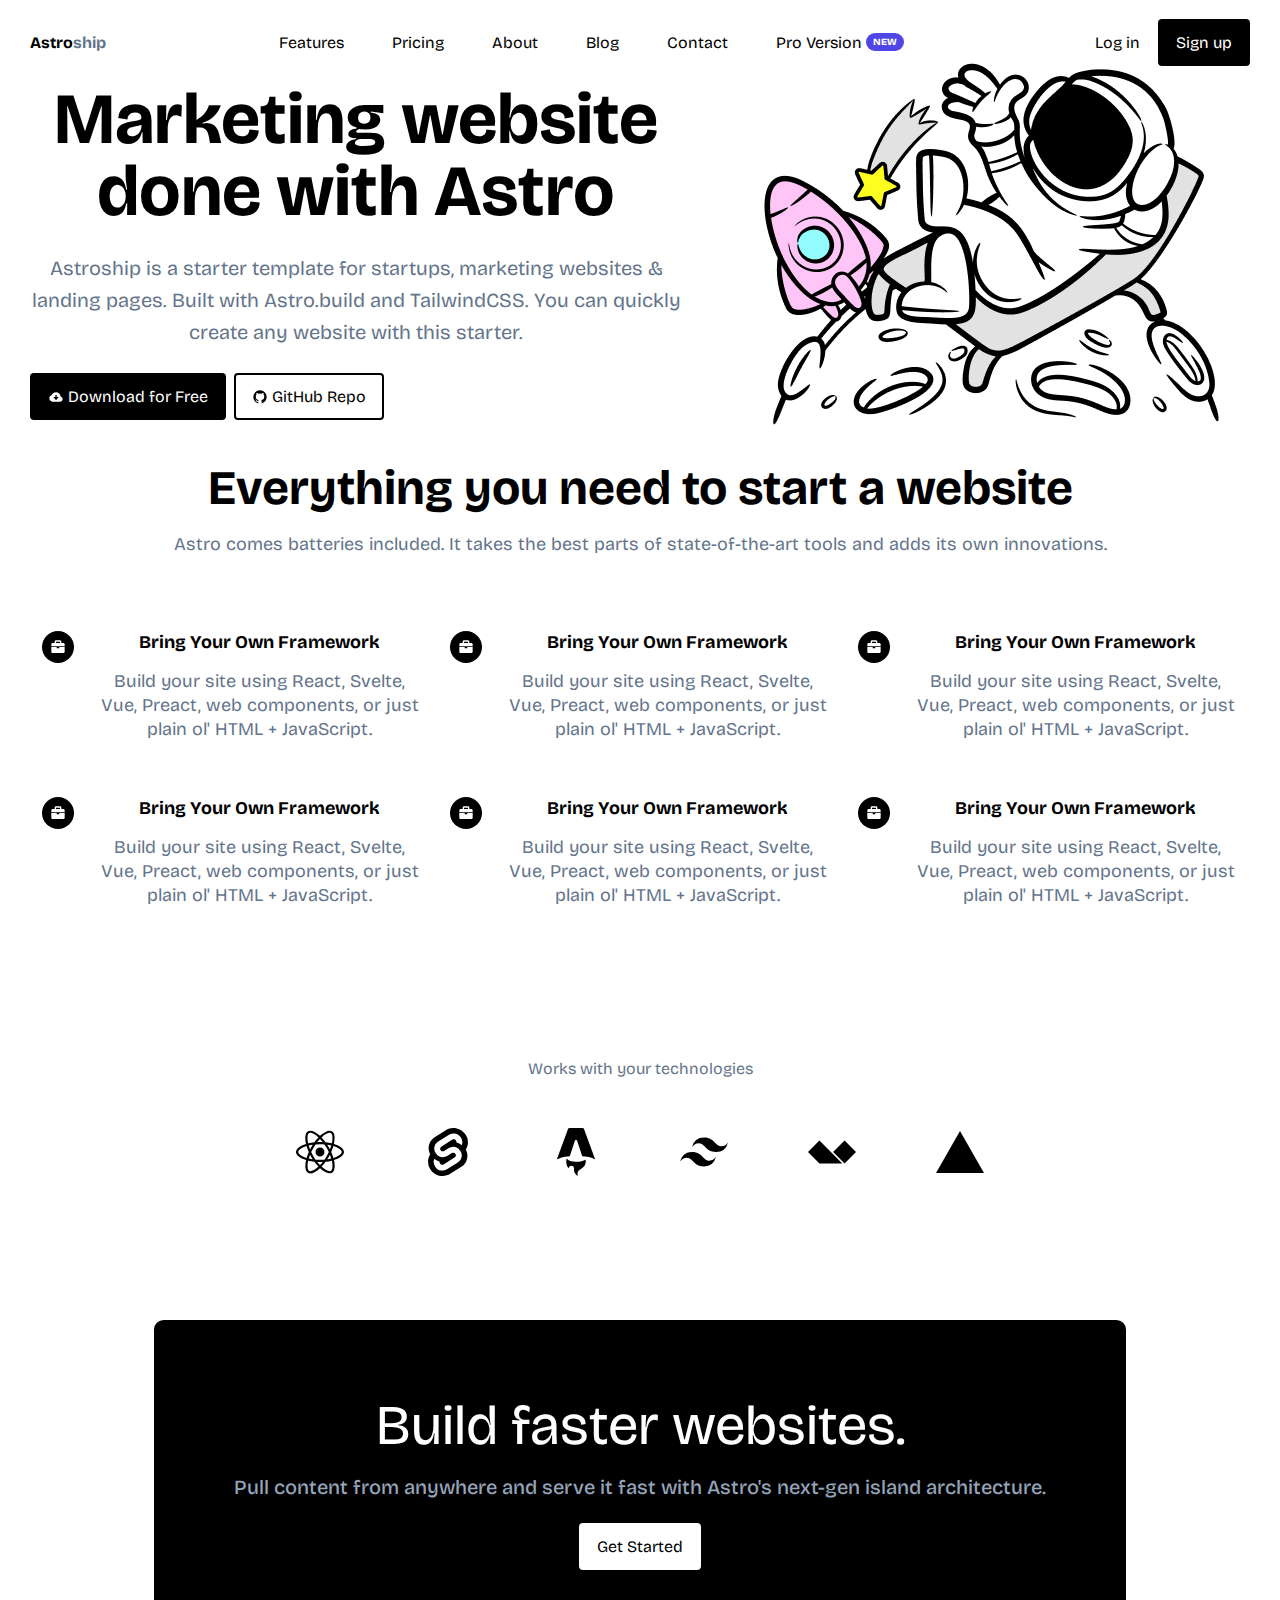
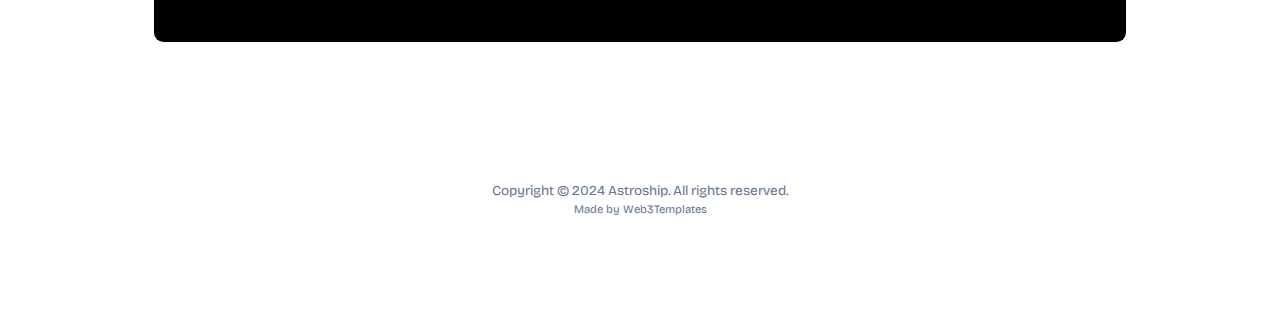
<file: index.html>
<!DOCTYPE html>
<html lang="en">
<head>
    <meta charset="UTF-8">
    <meta name="viewport" content="width=device-width, initial-scale=1.0">
    <title>AstroShip - Homepage</title>
    
    <link rel="stylesheet" href="./css/index.css" />
</head>
<body>
    
    <nav class="wrapper justify-center">
        <div class="container flex items-center">
            <div class="nav__logo">
                <a href="/" class="flex">
                    <span class="nav__logo-left color-primary">Astro</span>
                    <span class="nav__logo-right">ship</span>
                </a>
            </div>
            <div class="nav__menu flex flex-grow justify-center">
                <div class="nav__menu-item">
                    <a href="/features">Features</a>
                </div>
                <div class="nav__menu-item">
                    <a href="/pricing">Pricing</a>
                </div>
                <div class="nav__menu-item">
                    <a href="/about.html">About</a>
                </div>
                <div class="nav__menu-item">
                    <a href="/blog">Blog</a>
                </div>
                <div class="nav__menu-item">
                    <a href="/contact">Contact</a>
                </div>
                <div class="nav__menu-item flex items-center gap-1">
                    <a href="/pro-version">Pro Version</a>
                    <span class="label__new">NEW</span>
                </div>
            </div>
            <div class="nav__actions flex">
                <button class="btn btn-wt">Log in</button>
                <button class="btn btn-bb">Sign up</button>
            </div>
        </div>
    </nav>

    <header class="wrapper section">
        <div class="container flex items-center">
            <div class="hero__left">
                <h1>Marketing website done with Astro</h1>
                <p>Astroship is a starter template for startups, marketing websites & landing pages. Built with Astro.build and TailwindCSS. You can quickly create any website with this starter.</p>
                <div class="hero__left-cta flex gap-2">
                    <button class="btn btn-bb">
                        <svg width="1em" height="1em" viewBox="0 0 24 24" class="text-white w-5 h-5" data-icon="bx:bxs-cloud-download">  <symbol id="ai:bx:bxs-cloud-download"><path d="M18.944 11.112C18.507 7.67 15.56 5 12 5C9.244 5 6.85 6.61 5.757 9.149C3.609 9.792 2 11.82 2 14c0 2.657 2.089 4.815 4.708 4.971V19H17.99v-.003L18 19c2.206 0 4-1.794 4-4a4.008 4.008 0 0 0-3.056-3.888zM8 12h3V9h2v3h3l-4 5l-4-5z"></path></symbol><use xlink:href="#ai:bx:bxs-cloud-download"></use>  </svg>
                        Download for Free
                    </button>
                    <button class="btn btn-wb">
                        <svg width="1em" height="1em" viewBox="0 0 24 24" class="text-black w-4 h-4" data-icon="bx:bxl-github">  <symbol id="ai:bx:bxl-github"><path fill-rule="evenodd" clip-rule="evenodd" d="M12.026 2c-5.509 0-9.974 4.465-9.974 9.974c0 4.406 2.857 8.145 6.821 9.465c.499.09.679-.217.679-.481c0-.237-.008-.865-.011-1.696c-2.775.602-3.361-1.338-3.361-1.338c-.452-1.152-1.107-1.459-1.107-1.459c-.905-.619.069-.605.069-.605c1.002.07 1.527 1.028 1.527 1.028c.89 1.524 2.336 1.084 2.902.829c.091-.645.351-1.085.635-1.334c-2.214-.251-4.542-1.107-4.542-4.93c0-1.087.389-1.979 1.024-2.675c-.101-.253-.446-1.268.099-2.64c0 0 .837-.269 2.742 1.021a9.582 9.582 0 0 1 2.496-.336a9.554 9.554 0 0 1 2.496.336c1.906-1.291 2.742-1.021 2.742-1.021c.545 1.372.203 2.387.099 2.64c.64.696 1.024 1.587 1.024 2.675c0 3.833-2.33 4.675-4.552 4.922c.355.308.675.916.675 1.846c0 1.334-.012 2.41-.012 2.737c0 .267.178.577.687.479C19.146 20.115 22 16.379 22 11.974C22 6.465 17.535 2 12.026 2z"></path></symbol><use xlink:href="#ai:bx:bxl-github"></use>  </svg>
                        GitHub Repo
                    </button>
                </div>
            </div>
            <div class="hero__right">
                <img src="./assets/hero_right.png" alt="Hero section image" />
            </div>
        </div>
    </header>

    <main>
        <section class="wrapper section" id="sec-1">
            <div class="container">
                <div class="sec-1__title">
                    <h2>Everything you need to start a website</h2>
                    <p>Astro comes batteries included. It takes the best parts of state-of-the-art tools and adds its own innovations.</p>
                </div>
                <div class="sec-1__content flex flex-wrap">
                    <div class="card-info flex">
                        <div class="card-info__icon">
                            <div class="card-info__icon-svg">
                                <svg viewBox="0 0 24 24" class="text-white" data-icon="bx:bxs-briefcase">  <symbol id="ai:bx:bxs-briefcase"><path d="M20 6h-3V4c0-1.103-.897-2-2-2H9c-1.103 0-2 .897-2 2v2H4c-1.103 0-2 .897-2 2v3h20V8c0-1.103-.897-2-2-2zM9 4h6v2H9V4zm5 10h-4v-2H2v7c0 1.103.897 2 2 2h16c1.103 0 2-.897 2-2v-7h-8v2z"></path></symbol><use xlink:href="#ai:bx:bxs-briefcase"></use>  </svg>
                            </div>
                        </div>
                        <div class="card-info__content">
                            <h5>Bring Your Own Framework</h5>
                            <p>
                                Build your site using React, Svelte, Vue, Preact, web components, or just plain ol' HTML + JavaScript.
                            </p>
                        </div>
                    </div>
                    <div class="card-info flex">
                        <div class="card-info__icon">
                            <div class="card-info__icon-svg">
                                <svg viewBox="0 0 24 24" class="text-white" data-icon="bx:bxs-briefcase">  <symbol id="ai:bx:bxs-briefcase"><path d="M20 6h-3V4c0-1.103-.897-2-2-2H9c-1.103 0-2 .897-2 2v2H4c-1.103 0-2 .897-2 2v3h20V8c0-1.103-.897-2-2-2zM9 4h6v2H9V4zm5 10h-4v-2H2v7c0 1.103.897 2 2 2h16c1.103 0 2-.897 2-2v-7h-8v2z"></path></symbol><use xlink:href="#ai:bx:bxs-briefcase"></use>  </svg>
                            </div>
                        </div>
                        <div class="card-info__content">
                            <h5>Bring Your Own Framework</h5>
                            <p>
                                Build your site using React, Svelte, Vue, Preact, web components, or just plain ol' HTML + JavaScript.
                            </p>
                        </div>
                    </div>
                    <div class="card-info flex">
                        <div class="card-info__icon">
                            <div class="card-info__icon-svg">
                                <svg viewBox="0 0 24 24" class="text-white" data-icon="bx:bxs-briefcase">  <symbol id="ai:bx:bxs-briefcase"><path d="M20 6h-3V4c0-1.103-.897-2-2-2H9c-1.103 0-2 .897-2 2v2H4c-1.103 0-2 .897-2 2v3h20V8c0-1.103-.897-2-2-2zM9 4h6v2H9V4zm5 10h-4v-2H2v7c0 1.103.897 2 2 2h16c1.103 0 2-.897 2-2v-7h-8v2z"></path></symbol><use xlink:href="#ai:bx:bxs-briefcase"></use>  </svg>
                            </div>
                        </div>
                        <div class="card-info__content">
                            <h5>Bring Your Own Framework</h5>
                            <p>
                                Build your site using React, Svelte, Vue, Preact, web components, or just plain ol' HTML + JavaScript.
                            </p>
                        </div>
                    </div>
                    <div class="card-info flex">
                        <div class="card-info__icon">
                            <div class="card-info__icon-svg">
                                <svg viewBox="0 0 24 24" class="text-white" data-icon="bx:bxs-briefcase">  <symbol id="ai:bx:bxs-briefcase"><path d="M20 6h-3V4c0-1.103-.897-2-2-2H9c-1.103 0-2 .897-2 2v2H4c-1.103 0-2 .897-2 2v3h20V8c0-1.103-.897-2-2-2zM9 4h6v2H9V4zm5 10h-4v-2H2v7c0 1.103.897 2 2 2h16c1.103 0 2-.897 2-2v-7h-8v2z"></path></symbol><use xlink:href="#ai:bx:bxs-briefcase"></use>  </svg>
                            </div>
                        </div>
                        <div class="card-info__content">
                            <h5>Bring Your Own Framework</h5>
                            <p>
                                Build your site using React, Svelte, Vue, Preact, web components, or just plain ol' HTML + JavaScript.
                            </p>
                        </div>
                    </div>
                    <div class="card-info flex">
                        <div class="card-info__icon">
                            <div class="card-info__icon-svg">
                                <svg viewBox="0 0 24 24" class="text-white" data-icon="bx:bxs-briefcase">  <symbol id="ai:bx:bxs-briefcase"><path d="M20 6h-3V4c0-1.103-.897-2-2-2H9c-1.103 0-2 .897-2 2v2H4c-1.103 0-2 .897-2 2v3h20V8c0-1.103-.897-2-2-2zM9 4h6v2H9V4zm5 10h-4v-2H2v7c0 1.103.897 2 2 2h16c1.103 0 2-.897 2-2v-7h-8v2z"></path></symbol><use xlink:href="#ai:bx:bxs-briefcase"></use>  </svg>
                            </div>
                        </div>
                        <div class="card-info__content">
                            <h5>Bring Your Own Framework</h5>
                            <p>
                                Build your site using React, Svelte, Vue, Preact, web components, or just plain ol' HTML + JavaScript.
                            </p>
                        </div>
                    </div>
                    <div class="card-info flex">
                        <div class="card-info__icon">
                            <div class="card-info__icon-svg">
                                <svg viewBox="0 0 24 24" class="text-white" data-icon="bx:bxs-briefcase">  <symbol id="ai:bx:bxs-briefcase"><path d="M20 6h-3V4c0-1.103-.897-2-2-2H9c-1.103 0-2 .897-2 2v2H4c-1.103 0-2 .897-2 2v3h20V8c0-1.103-.897-2-2-2zM9 4h6v2H9V4zm5 10h-4v-2H2v7c0 1.103.897 2 2 2h16c1.103 0 2-.897 2-2v-7h-8v2z"></path></symbol><use xlink:href="#ai:bx:bxs-briefcase"></use>  </svg>
                            </div>
                        </div>
                        <div class="card-info__content">
                            <h5>Bring Your Own Framework</h5>
                            <p>
                                Build your site using React, Svelte, Vue, Preact, web components, or just plain ol' HTML + JavaScript.
                            </p>
                        </div>
                    </div>
                </div>
            </div>
        </section>

        <section class="wrapper section" id="sec-2">
            <div class="container flex flex-col items-center">
                <h4 class="color-secondary font-normal">Works with your technologies</h4>
                <div class="sec-2__logos flex">
                    <div class="sec-2__logos-item">
                        <svg width="1em" height="1em" viewBox="0 0 24 24" class="size-8 md:size-12" data-icon="simple-icons:react">  <symbol id="ai:simple-icons:react"><path d="M14.23 12.004a2.236 2.236 0 0 1-2.235 2.236a2.236 2.236 0 0 1-2.236-2.236a2.236 2.236 0 0 1 2.235-2.236a2.236 2.236 0 0 1 2.236 2.236m2.648-10.69c-1.346 0-3.107.96-4.888 2.622c-1.78-1.653-3.542-2.602-4.887-2.602c-.41 0-.783.093-1.106.278c-1.375.793-1.683 3.264-.973 6.365C1.98 8.917 0 10.42 0 12.004c0 1.59 1.99 3.097 5.043 4.03c-.704 3.113-.39 5.588.988 6.38c.32.187.69.275 1.102.275c1.345 0 3.107-.96 4.888-2.624c1.78 1.654 3.542 2.603 4.887 2.603c.41 0 .783-.09 1.106-.275c1.374-.792 1.683-3.263.973-6.365C22.02 15.096 24 13.59 24 12.004c0-1.59-1.99-3.097-5.043-4.032c.704-3.11.39-5.587-.988-6.38a2.17 2.17 0 0 0-1.092-.278zm-.005 1.09v.006c.225 0 .406.044.558.127c.666.382.955 1.835.73 3.704c-.054.46-.142.945-.25 1.44a23.5 23.5 0 0 0-3.107-.534A24 24 0 0 0 12.769 4.7c1.592-1.48 3.087-2.292 4.105-2.295zm-9.77.02c1.012 0 2.514.808 4.11 2.28c-.686.72-1.37 1.537-2.02 2.442a23 23 0 0 0-3.113.538a15 15 0 0 1-.254-1.42c-.23-1.868.054-3.32.714-3.707c.19-.09.4-.127.563-.132zm4.882 3.05q.684.704 1.36 1.564c-.44-.02-.89-.034-1.345-.034q-.691-.001-1.36.034c.44-.572.895-1.096 1.345-1.565zM12 8.1c.74 0 1.477.034 2.202.093q.61.874 1.183 1.86q.557.961 1.018 1.946c-.308.655-.646 1.31-1.013 1.95c-.38.66-.773 1.288-1.18 1.87a25.6 25.6 0 0 1-4.412.005a27 27 0 0 1-1.183-1.86q-.557-.961-1.018-1.946a25 25 0 0 1 1.013-1.954c.38-.66.773-1.286 1.18-1.868A25 25 0 0 1 12 8.098zm-3.635.254c-.24.377-.48.763-.704 1.16q-.336.585-.635 1.174c-.265-.656-.49-1.31-.676-1.947c.64-.15 1.315-.283 2.015-.386zm7.26 0q1.044.153 2.006.387c-.18.632-.405 1.282-.66 1.933a26 26 0 0 0-1.345-2.32zm3.063.675q.727.226 1.375.498c1.732.74 2.852 1.708 2.852 2.476c-.005.768-1.125 1.74-2.857 2.475c-.42.18-.88.342-1.355.493a24 24 0 0 0-1.1-2.98c.45-1.017.81-2.01 1.085-2.964zm-13.395.004c.278.96.645 1.957 1.1 2.98a23 23 0 0 0-1.086 2.964c-.484-.15-.944-.318-1.37-.5c-1.732-.737-2.852-1.706-2.852-2.474s1.12-1.742 2.852-2.476c.42-.18.88-.342 1.356-.494m11.678 4.28c.265.657.49 1.312.676 1.948c-.64.157-1.316.29-2.016.39a26 26 0 0 0 1.341-2.338zm-9.945.02c.2.392.41.783.64 1.175q.345.586.705 1.143a22 22 0 0 1-2.006-.386c.18-.63.406-1.282.66-1.933zM17.92 16.32c.112.493.2.968.254 1.423c.23 1.868-.054 3.32-.714 3.708c-.147.09-.338.128-.563.128c-1.012 0-2.514-.807-4.11-2.28c.686-.72 1.37-1.536 2.02-2.44c1.107-.118 2.154-.3 3.113-.54zm-11.83.01c.96.234 2.006.415 3.107.532c.66.905 1.345 1.727 2.035 2.446c-1.595 1.483-3.092 2.295-4.11 2.295a1.2 1.2 0 0 1-.553-.132c-.666-.38-.955-1.834-.73-3.703c.054-.46.142-.944.25-1.438zm4.56.64q.661.032 1.345.034q.691.001 1.36-.034c-.44.572-.895 1.095-1.345 1.565q-.684-.706-1.36-1.565"></path></symbol><use xlink:href="#ai:simple-icons:react"></use>  </svg>
                    </div>
                    <div class="sec-2__logos-item">
                        <svg width="1em" height="1em" viewBox="0 0 24 24" class="size-8 md:size-12" data-icon="simple-icons:svelte">  <symbol id="ai:simple-icons:svelte"><path d="M10.354 21.125a4.44 4.44 0 0 1-4.765-1.767a4.1 4.1 0 0 1-.703-3.107a4 4 0 0 1 .134-.522l.105-.321l.287.21a7.2 7.2 0 0 0 2.186 1.092l.208.063l-.02.208a1.25 1.25 0 0 0 .226.83a1.34 1.34 0 0 0 1.435.533a1.2 1.2 0 0 0 .343-.15l5.59-3.562a1.16 1.16 0 0 0 .524-.778a1.24 1.24 0 0 0-.211-.937a1.34 1.34 0 0 0-1.435-.533a1.2 1.2 0 0 0-.343.15l-2.133 1.36a4 4 0 0 1-1.135.499a4.44 4.44 0 0 1-4.765-1.766a4.1 4.1 0 0 1-.702-3.108a3.86 3.86 0 0 1 1.742-2.582l5.589-3.563a4 4 0 0 1 1.135-.499a4.44 4.44 0 0 1 4.765 1.767a4.1 4.1 0 0 1 .703 3.107a4 4 0 0 1-.134.522l-.105.321l-.286-.21a7.2 7.2 0 0 0-2.187-1.093l-.208-.063l.02-.207a1.25 1.25 0 0 0-.226-.831a1.34 1.34 0 0 0-1.435-.532a1.2 1.2 0 0 0-.343.15L8.62 9.368a1.16 1.16 0 0 0-.524.778a1.24 1.24 0 0 0 .211.937a1.34 1.34 0 0 0 1.435.533a1.2 1.2 0 0 0 .344-.151l2.132-1.36a4 4 0 0 1 1.135-.498a4.44 4.44 0 0 1 4.765 1.766a4.1 4.1 0 0 1 .702 3.108a3.86 3.86 0 0 1-1.742 2.583l-5.589 3.562a4 4 0 0 1-1.135.499m10.358-17.95C18.484-.015 14.082-.96 10.9 1.068L5.31 4.63a6.4 6.4 0 0 0-2.896 4.295a6.75 6.75 0 0 0 .666 4.336a6.4 6.4 0 0 0-.96 2.396a6.83 6.83 0 0 0 1.168 5.167c2.229 3.19 6.63 4.135 9.812 2.108l5.59-3.562a6.4 6.4 0 0 0 2.896-4.295a6.76 6.76 0 0 0-.665-4.336a6.4 6.4 0 0 0 .958-2.396a6.83 6.83 0 0 0-1.167-5.168"></path></symbol><use xlink:href="#ai:simple-icons:svelte"></use>  </svg>
                    </div>
                    <div class="sec-2__logos-item">
                        <svg width="1em" height="1em" viewBox="0 0 24 24" class="size-8 md:size-12" data-icon="simple-icons:astro">  <symbol id="ai:simple-icons:astro"><path d="M8.358 20.162c-1.186-1.07-1.532-3.316-1.038-4.944c.856 1.026 2.043 1.352 3.272 1.535c1.897.283 3.76.177 5.522-.678c.202-.098.388-.229.608-.36c.166.473.209.95.151 1.437c-.14 1.185-.738 2.1-1.688 2.794c-.38.277-.782.525-1.175.787c-1.205.804-1.531 1.747-1.078 3.119l.044.148a3.16 3.16 0 0 1-1.407-1.188a3.3 3.3 0 0 1-.544-1.815c-.004-.32-.004-.642-.048-.958c-.106-.769-.472-1.113-1.161-1.133c-.707-.02-1.267.411-1.415 1.09c-.012.053-.028.104-.045.165zm-5.961-4.445s3.24-1.575 6.49-1.575l2.451-7.565c.092-.366.36-.614.662-.614s.57.248.662.614l2.45 7.565c3.85 0 6.491 1.575 6.491 1.575L16.088.727C15.93.285 15.663 0 15.303 0H8.697c-.36 0-.615.285-.784.727z"></path></symbol><use xlink:href="#ai:simple-icons:astro"></use>  </svg>
                    </div>
                    <div class="sec-2__logos-item">
                        <svg width="1em" height="1em" viewBox="0 0 24 24" class="size-8 md:size-16" data-icon="simple-icons:tailwindcss">  <symbol id="ai:simple-icons:tailwindcss"><path d="M12.001 4.8q-4.8 0-6 4.8q1.8-2.4 4.2-1.8c.913.228 1.565.89 2.288 1.624C13.666 10.618 15.027 12 18.001 12q4.8 0 6-4.8q-1.8 2.4-4.2 1.8c-.913-.228-1.565-.89-2.288-1.624C16.337 6.182 14.976 4.8 12.001 4.8m-6 7.2q-4.8 0-6 4.8q1.8-2.4 4.2-1.8c.913.228 1.565.89 2.288 1.624c1.177 1.194 2.538 2.576 5.512 2.576q4.8 0 6-4.8q-1.8 2.4-4.2 1.8c-.913-.228-1.565-.89-2.288-1.624C10.337 13.382 8.976 12 6.001 12"></path></symbol><use xlink:href="#ai:simple-icons:tailwindcss"></use>  </svg>
                    </div>
                    <div class="sec-2__logos-item">
                        <svg width="1em" height="1em" viewBox="0 0 24 24" class="size-8 md:size-16" data-icon="simple-icons:alpinedotjs">  <symbol id="ai:simple-icons:alpinedotjs"><path d="m24 12l-5.72 5.746l-5.724-5.741l5.724-5.75zM5.72 6.254L0 12l5.72 5.746h11.44z"></path></symbol><use xlink:href="#ai:simple-icons:alpinedotjs"></use>  </svg>
                    </div>
                    <div class="sec-2__logos-item">
                        <svg width="1em" height="1em" viewBox="0 0 24 24" class="size-8 md:size-12" data-icon="simple-icons:vercel">  <symbol id="ai:simple-icons:vercel"><path d="M24 22.525H0l12-21.05z"></path></symbol><use xlink:href="#ai:simple-icons:vercel"></use>  </svg>
                    </div>
                </div>
            </div>
        </section>

        <section class="wrapper section" id="sec-3">
            <div class="container flex justify-center">
                <div class="sec-3__banner bg-primary flex flex-col items-center">
                    <h2 class="color-white font-normal">Build faster websites.</h2>
                    <p>Pull content from anywhere and serve it fast with Astro's next-gen island architecture.</p>
                    <button class="btn btn-ww">Get Started</button>
                </div>
            </div>
        </section>
    </main>

    <footer class="wrapper section">
        <div class="container flex flex-col items-center">
            <p class="footer__top">Copyright © 2024 Astroship. All rights reserved.</p>
            <p class="footer__bottom">Made by <a href="/">Web3Templates</a></p>
        </div>
    </footer>

</body>
</html>
</file>
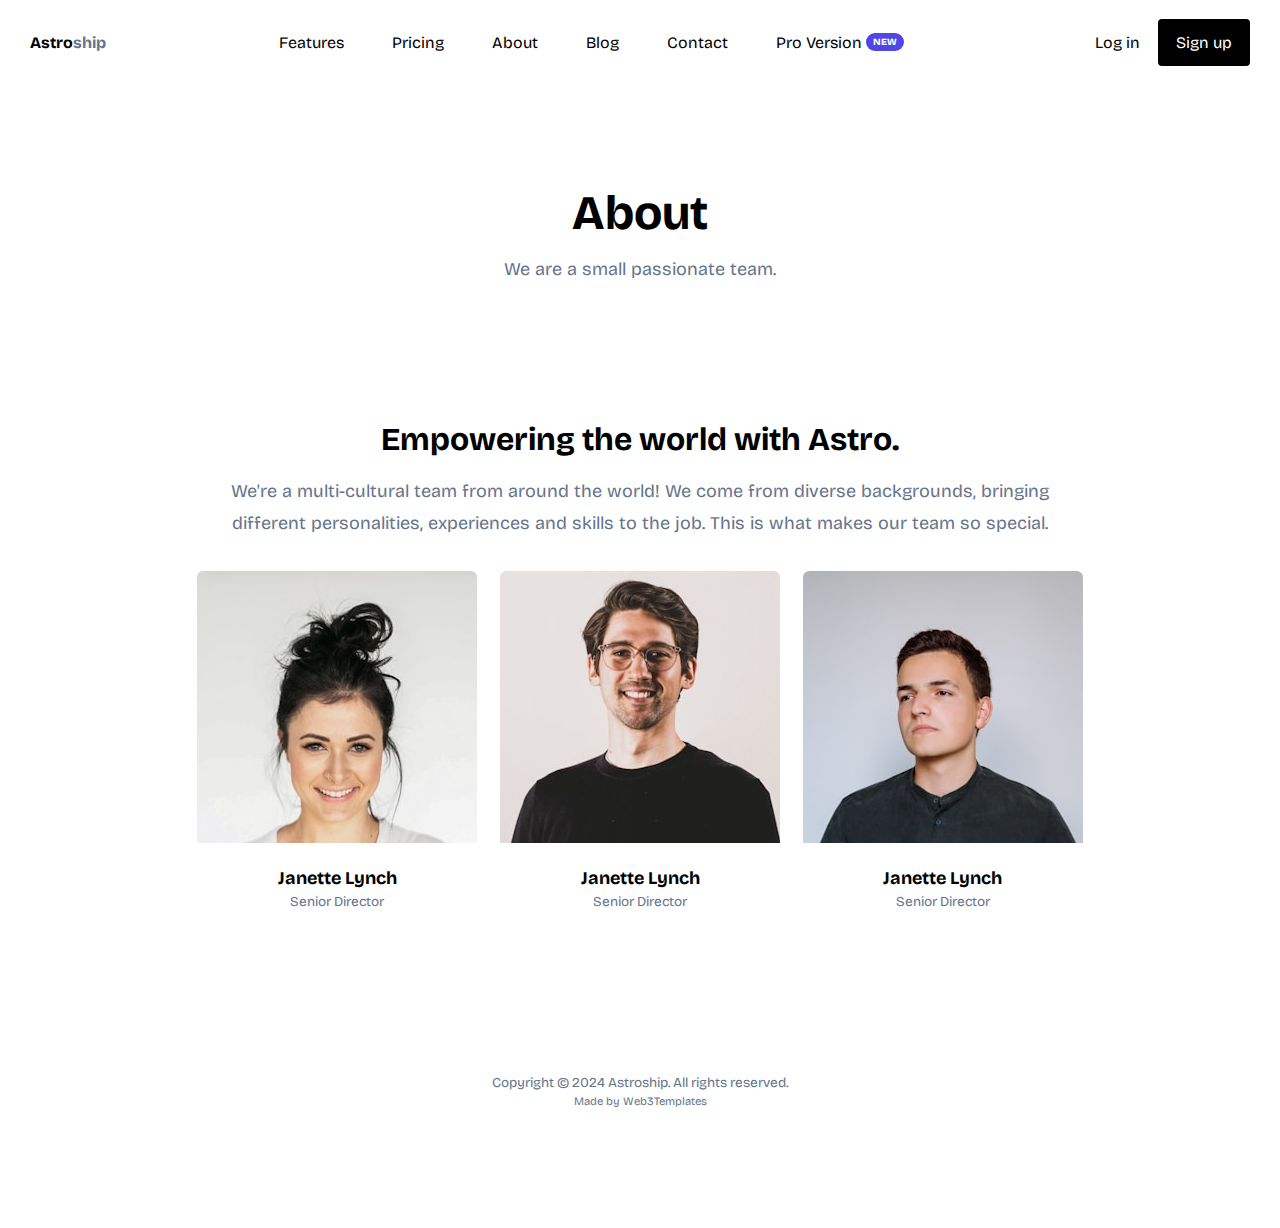
<file: about.html>
<!DOCTYPE html>
<html lang="en">

<head>
    <meta charset="UTF-8">
    <meta name="viewport" content="width=device-width, initial-scale=1.0">
    <title>AstroShip - About</title>
    <link rel="stylesheet" href="./css/index.css" />
</head>

<body>
    <nav class="wrapper justify-center">
        <div class="container flex items-center">
            <div class="nav__logo">
                <a href="/" class="flex">
                    <span class="nav__logo-left color-primary">Astro</span>
                    <span class="nav__logo-right">ship</span>
                </a>
            </div>
            <div class="nav__menu flex flex-grow justify-center">
                <div class="nav__menu-item">
                    <a href="/features">Features</a>
                </div>
                <div class="nav__menu-item">
                    <a href="/pricing">Pricing</a>
                </div>
                <div class="nav__menu-item">
                    <a href="/about.html">About</a>
                </div>
                <div class="nav__menu-item">
                    <a href="/blog">Blog</a>
                </div>
                <div class="nav__menu-item">
                    <a href="/contact">Contact</a>
                </div>
                <div class="nav__menu-item flex items-center gap-1">
                    <a href="/pro-version">Pro Version</a>
                    <span class="label__new">NEW</span>
                </div>
            </div>
            <div class="nav__actions flex">
                <button class="btn btn-wt">Log in</button>
                <button class="btn btn-bb">Sign up</button>
            </div>
        </div>
    </nav>

    <main>
        <section class="wrapper section" id="sec-1">
            <div class="container flex flex-col items-center">
                <h1>About</h1>
                <p>We are a small passionate team.</p>
            </div>
        </section>
        <section class="wrapper section" id="sec-2">
            <div class="container flex justify-center">
                <div class="sec-2__wrapper">
                    <div class="sec-2__title">
                        <h2>Empowering the world with Astro.</h2>
                        <p>We're a multi-cultural team from around the world! We come from diverse backgrounds, bringing
                            different personalities, experiences and skills to the job. This is what makes our team so
                            special.</p>
                    </div>
                    <div class="sec-2__cards flex flex-wrap">
                        <div class="card-about">
                            <div class="card-about__header">
                                <img src="./assets/card_about_1.jpeg" alt="card about image"/>
                            </div>
                            <div class="card-about__body">
                                <h5>Janette Lynch</h5>
                                <p>Senior Director</p>
                            </div>
                        </div>
                        <div class="card-about">
                            <div class="card-about__header">
                                <img src="./assets/card_about_2.jpeg" alt="card about image"/>
                            </div>
                            <div class="card-about__body">
                                <h5>Janette Lynch</h5>
                                <p>Senior Director</p>
                            </div>
                        </div>
                        <div class="card-about">
                            <div class="card-about__header">
                                <img src="./assets/card_about_3.jpeg" alt="card about image"/>
                            </div>
                            <div class="card-about__body">
                                <h5>Janette Lynch</h5>
                                <p>Senior Director</p>
                            </div>
                        </div>
                    </div>
                </div>
            </div>
        </section>
    </main>

    <footer class="wrapper section">
        <div class="container flex flex-col items-center">
            <p class="footer__top">Copyright © 2024 Astroship. All rights reserved.</p>
            <p class="footer__bottom">Made by <a href="/">Web3Templates</a></p>
        </div>
    </footer>
</body>

</html>
</file>
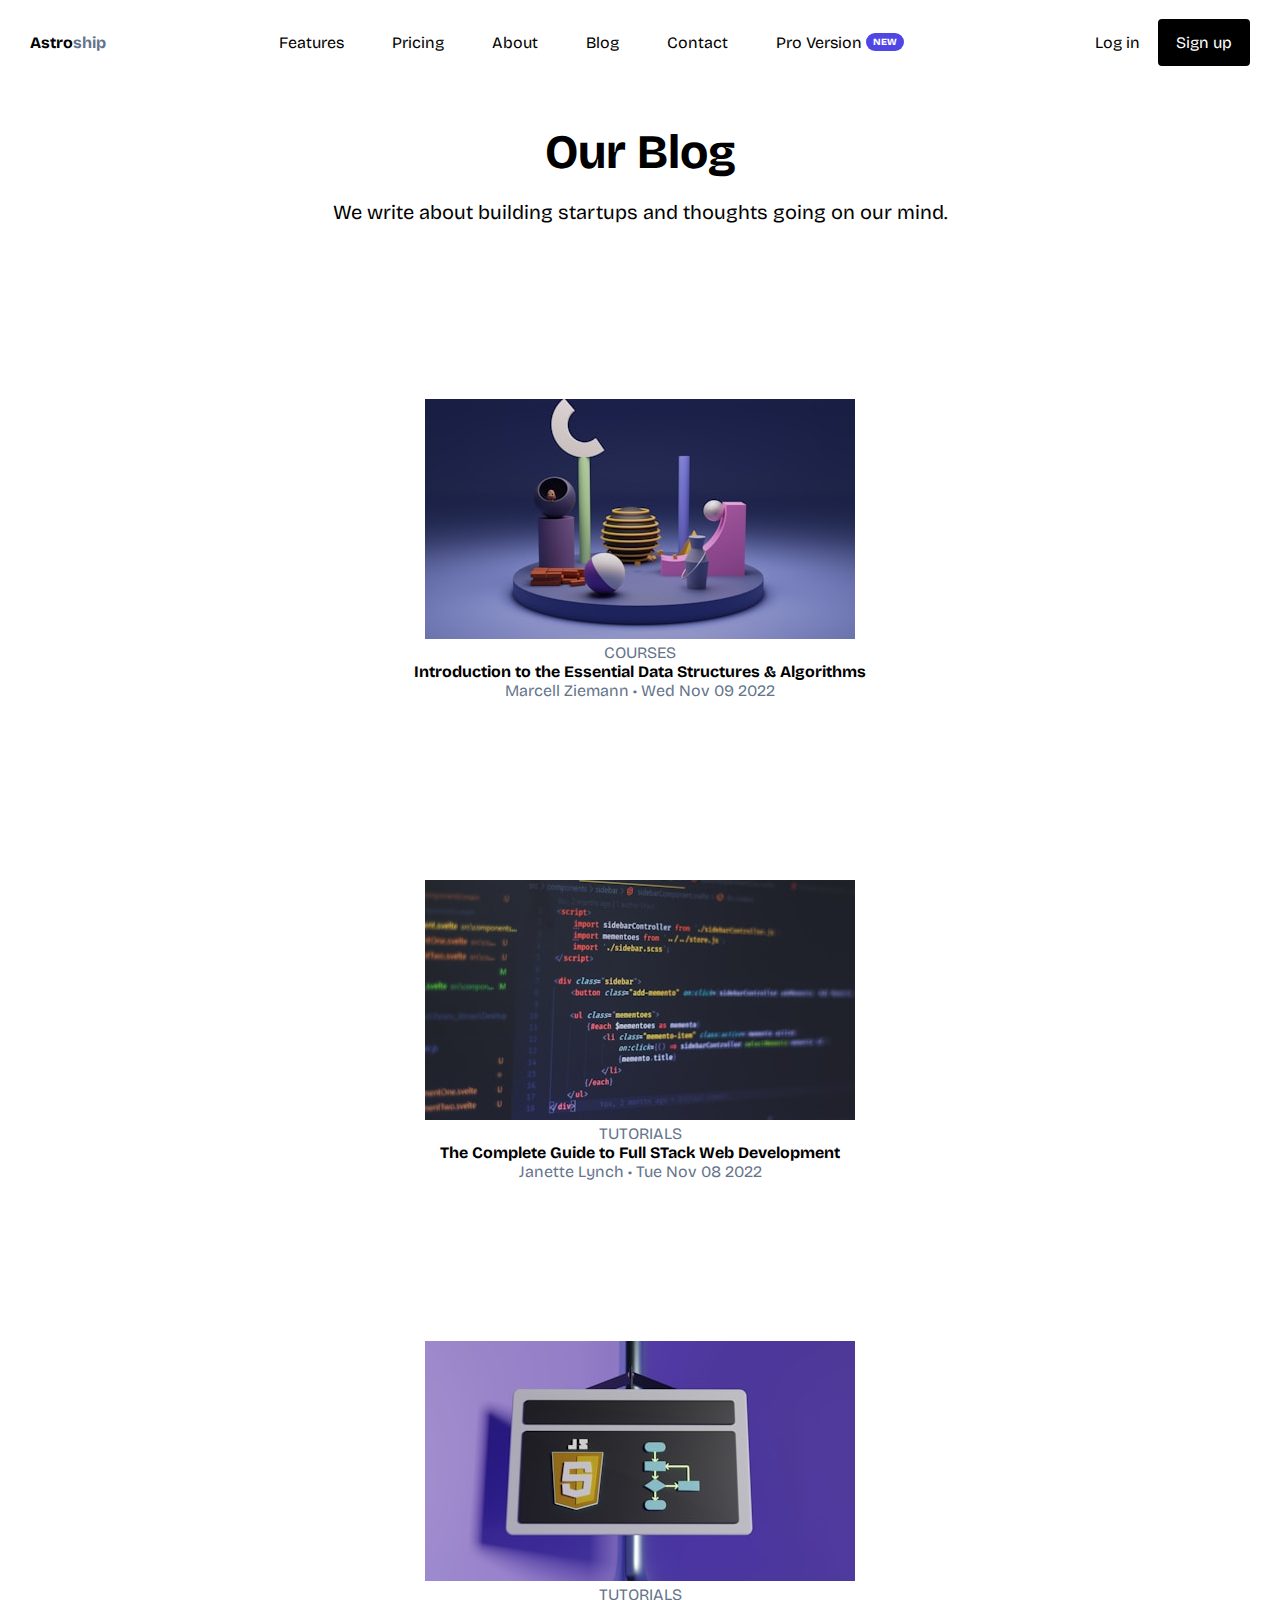
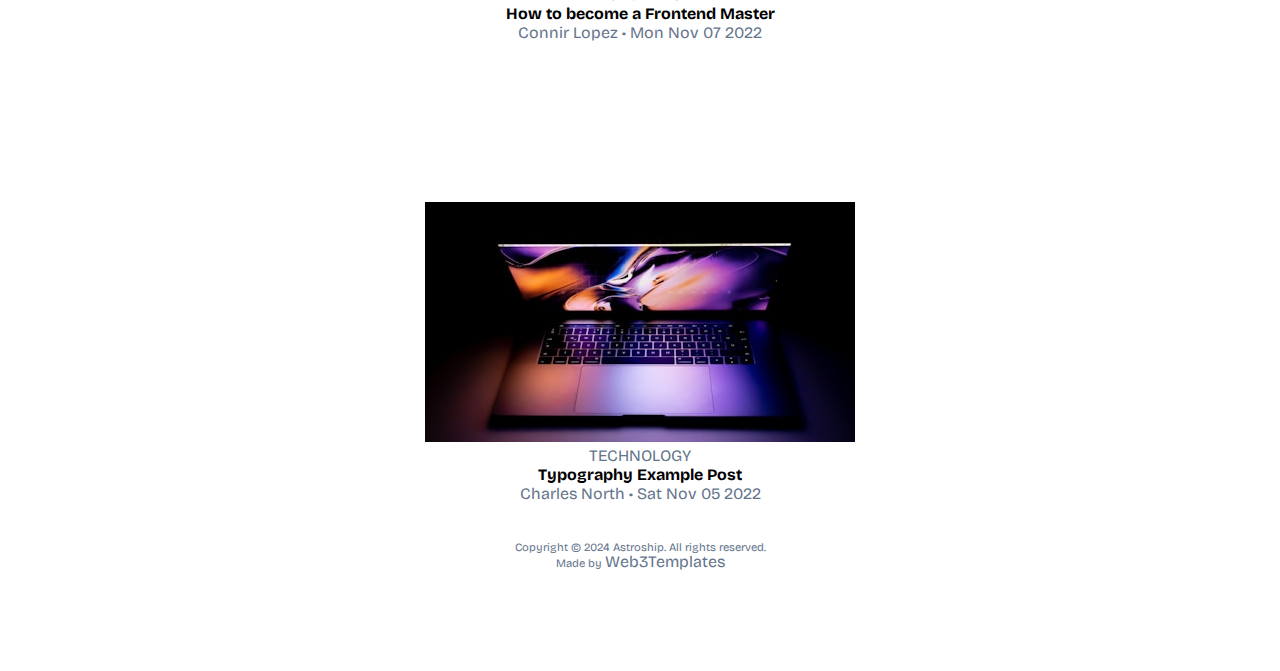
<file: blog.html>
<!DOCTYPE html>
<html lang="en">

<head>
    <meta charset="UTF-8">
    <meta name="viewport" content="width=device-width, initial-scale=1.0">
    <title>AstroShip - About</title>
    <link rel="stylesheet" href="./css/index.css" />
</head>

<body>
    <!--BARRA DI NAVIGAZIONE DELLA PAGINA-->
    <nav class="wrapper justify-center">
        <div class="container flex items-center">
            <div class="nav__logo">
                <a href="/" class="flex">
                    <span class="nav__logo-left color-primary">Astro</span>
                    <span class="nav__logo-right">ship</span>
                </a>
            </div>
            <div class="nav__menu flex flex-grow justify-center">
                <div class="nav__menu-item">
                    <a href="/features">Features</a>
                </div>
                <div class="nav__menu-item">
                    <a href="/pricing">Pricing</a>
                </div>
                <div class="nav__menu-item">
                    <a href="/about.html">About</a>
                </div>
                <div class="nav__menu-item">
                    <a href="/blog">Blog</a>
                </div>
                <div class="nav__menu-item">
                    <a href="/contact">Contact</a>
                </div>
                <div class="nav__menu-item flex items-center gap-1">
                    <a href="/pro-version">Pro Version</a>
                    <span class="label__new">NEW</span>
                </div>
            </div>
            <div class="nav__actions flex">
                <button class="btn btn-wt">Log in</button>
                <button class="btn btn-bb">Sign up</button>
            </div>
        </div>
    </nav>

    <!--INTESTAZIONE DELLA PAGINA-->
    <header>
        <div class="wrapper">
            <div class="container">
                <h2 class="title-hiro">Our Blog</h2>
                <p class="text-hiro">We write about building startups and thoughts going on our mind.</p>
            </div>
        </div>
    </header>

    <!--CONTENUTO PRINCIPALE DELLA PAGINA-->
    <main class="wrapper">
        <!--SEZIONE UNO-->
        <section class="container-2">
            <div class="section">
                <div class="img-1">
                    <img src="./assets/card_blog_1.jpg" alt="Data struct & Algorithms" />
                </div>
                <div class="text-main-1">
                    <span>COURSES</span>
                    <h4>Introduction to the Essential Data Structures & Algorithms</h4>
                    <p>Marcell Ziemann • Wed Nov 09 2022</p>
                </div>
            </div>
        </section>
    
        <!--SEZIONE DUE-->
        <section class="container">
            <div class="section">
                <div class="img-2">
                    <img src="./assets/card_blog_2.jpg" alt="Full STack Web Development" />
                </div>
                <div class="text-main-2">
                    <span>TUTORIALS</span>
                    <h4>The Complete Guide to Full STack Web Development</h4>
                    <p>Janette Lynch • Tue Nov 08 2022</p>
    
                </div>
            </div>
        </section>
    
        <!--SEZIONE TRE-->
        <section class="container">
            <div class="section">
                <div class="img-3">
                    <img src="./assets/card_blog_3.jpg" alt="Frontend Master" />
                </div>
                <div class="text-main-3">
                    <span>TUTORIALS</span>
                    <h4>How to become a Frontend Master</h4>
                    <p>Connir Lopez • Mon Nov 07 2022</p>
                </div>
            </div>
        </section>
    
        <!--SEZIONE QUATTRO-->
        <section class="container">
            <div class="section">
                <div class="img-4">
                    <img src="./assets/card_blog_4.jpg" alt="Typography Example Post" />
                </div>
                <div class="text-main-4">
                    <span>TECHNOLOGY</span>
                    <h4>Typography Example Post</h4>
                    <p>Charles North • Sat Nov 05 2022</p>
    
                </div>
            </div>
        </section>
    </main>

    <!--PIEDE DELLA PAGINA-->
    <footer>
        <div class="wrapper">
            <div class="container">
                <p class="footer__footer-top">Copyright © 2024 Astroship. All rights reserved.</p>
                <p class="footer__footer-bottom">Made by <a href="#">Web3Templates</a></p>
            </div>
        </div>
    </footer>
      
</body>

</html>
</file>
<file: css/index.css>
@import url('https://fonts.googleapis.com/css2?family=Bricolage+Grotesque:opsz,wght@12..96,200..800&display=swap');

@import url('./root.css');
@import url('./main.css');

/* Utilities */
@import url('./utility/index.css');

/* Pages */
@import url('./pages/homepage.css');
@import url('./pages/about.css');
@import url('./pages/blog.css');

/* Components */
@import url('./components/buttons.css');
@import url('./components/cards.css');
@import url('./components/navbar.css');
@import url('./components/hero.css');
@import url('./components/footer.css');
</file>
